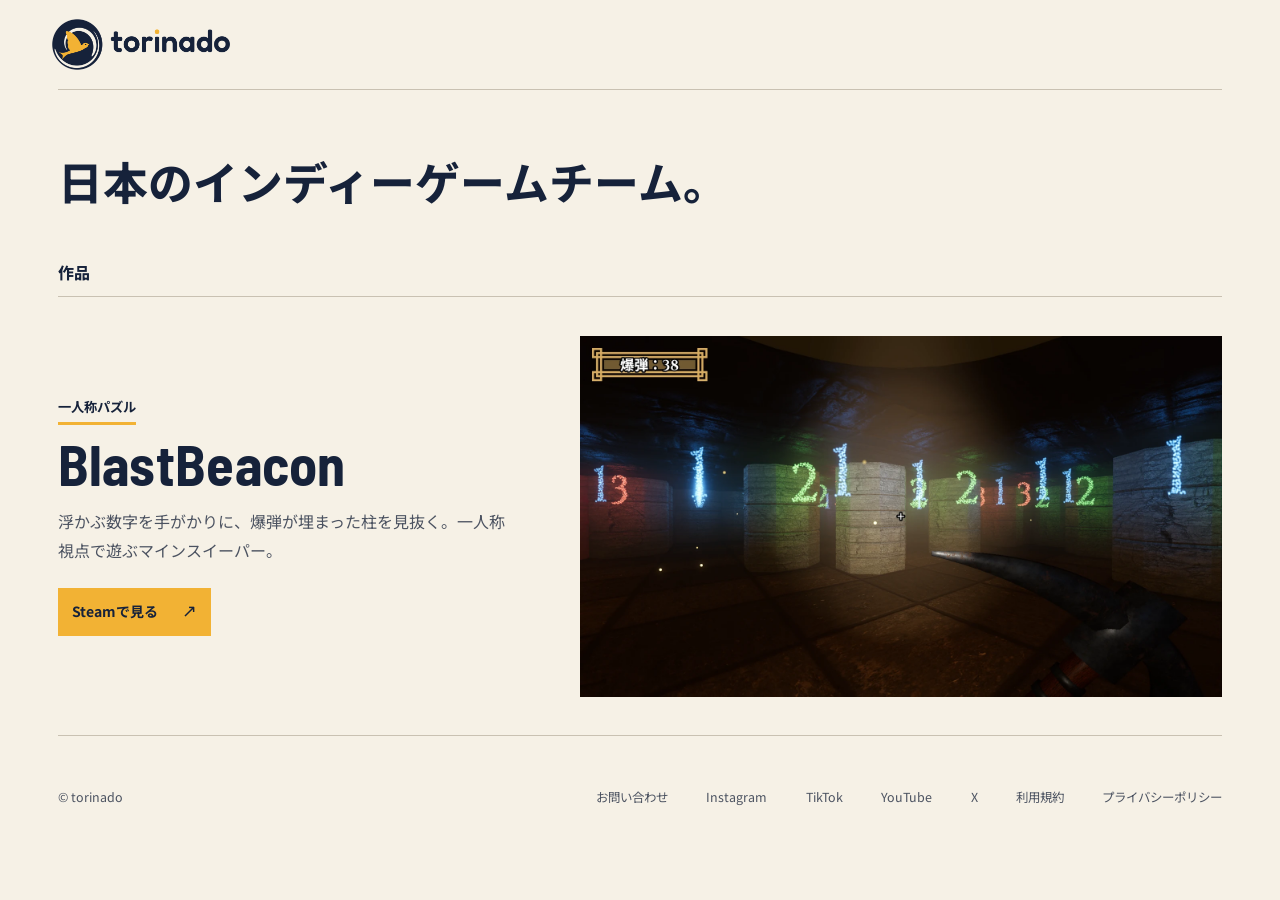
<file: index.html>
<!doctype html>
<html lang="ja">
<head>
  <meta charset="utf-8">
  <meta name="viewport" content="width=device-width, initial-scale=1">
  <meta name="description" content="日本のインディーゲームチーム torinado の作品一覧。">
  <title>作品一覧 | torinado</title>
  <link rel="icon" type="image/png" href="assets/icon.png">
  <link rel="stylesheet" href="assets/site.css">
  <link rel="stylesheet" href="assets/typography.css">
</head>
<body>
  <header class="masthead frame">
    <a class="brand" href="./index.html"><img src="assets/torinado.png" width="782" height="250" alt="torinado ホーム"></a>
  </header>

  <main class="frame">
    <h1 class="studio-intro"><span>日本のインディー</span><wbr><span>ゲームチーム。</span></h1>
    <section aria-labelledby="works">
      <h2 class="section-heading" id="works">作品</h2>

      <article class="game" aria-labelledby="blastbeacon">
        <div class="game-art">
          <img src="blastbeacon/cover.webp" width="1600" height="900" alt="石造りの地下室に、青や緑の数字が浮かぶゲーム画面">
        </div>
        <div class="game-copy">
          <p class="game-type">一人称パズル</p>
          <h3 id="blastbeacon" lang="en">BlastBeacon</h3>
          <p class="game-description">浮かぶ数字を手がかりに、爆弾が埋まった柱を見抜く。一人称視点で遊ぶマインスイーパー。</p>
          <a class="store-link" href="https://store.steampowered.com/app/5450370/BlastBeacon/">Steamで見る <span aria-hidden="true">↗</span></a>
        </div>
      </article>
    </section>
  </main>

  <footer class="site-footer">
    <div class="frame footer-inner">
      <span>© torinado</span>
      <nav aria-label="関連リンク">
        <a href="mailto:torinado.works@gmail.com">お問い合わせ</a>
        <a href="https://www.instagram.com/torinado.works/">Instagram</a>
        <a href="https://www.tiktok.com/@torinado.works">TikTok</a>
        <a href="https://www.youtube.com/@torinado_works">YouTube</a>
        <a href="https://x.com/torinado_works">X</a>
        <a href="terms.html">利用規約</a>
        <a href="privacy.html">プライバシーポリシー</a>
      </nav>
    </div>
  </footer>
</body>
</html>
</file>
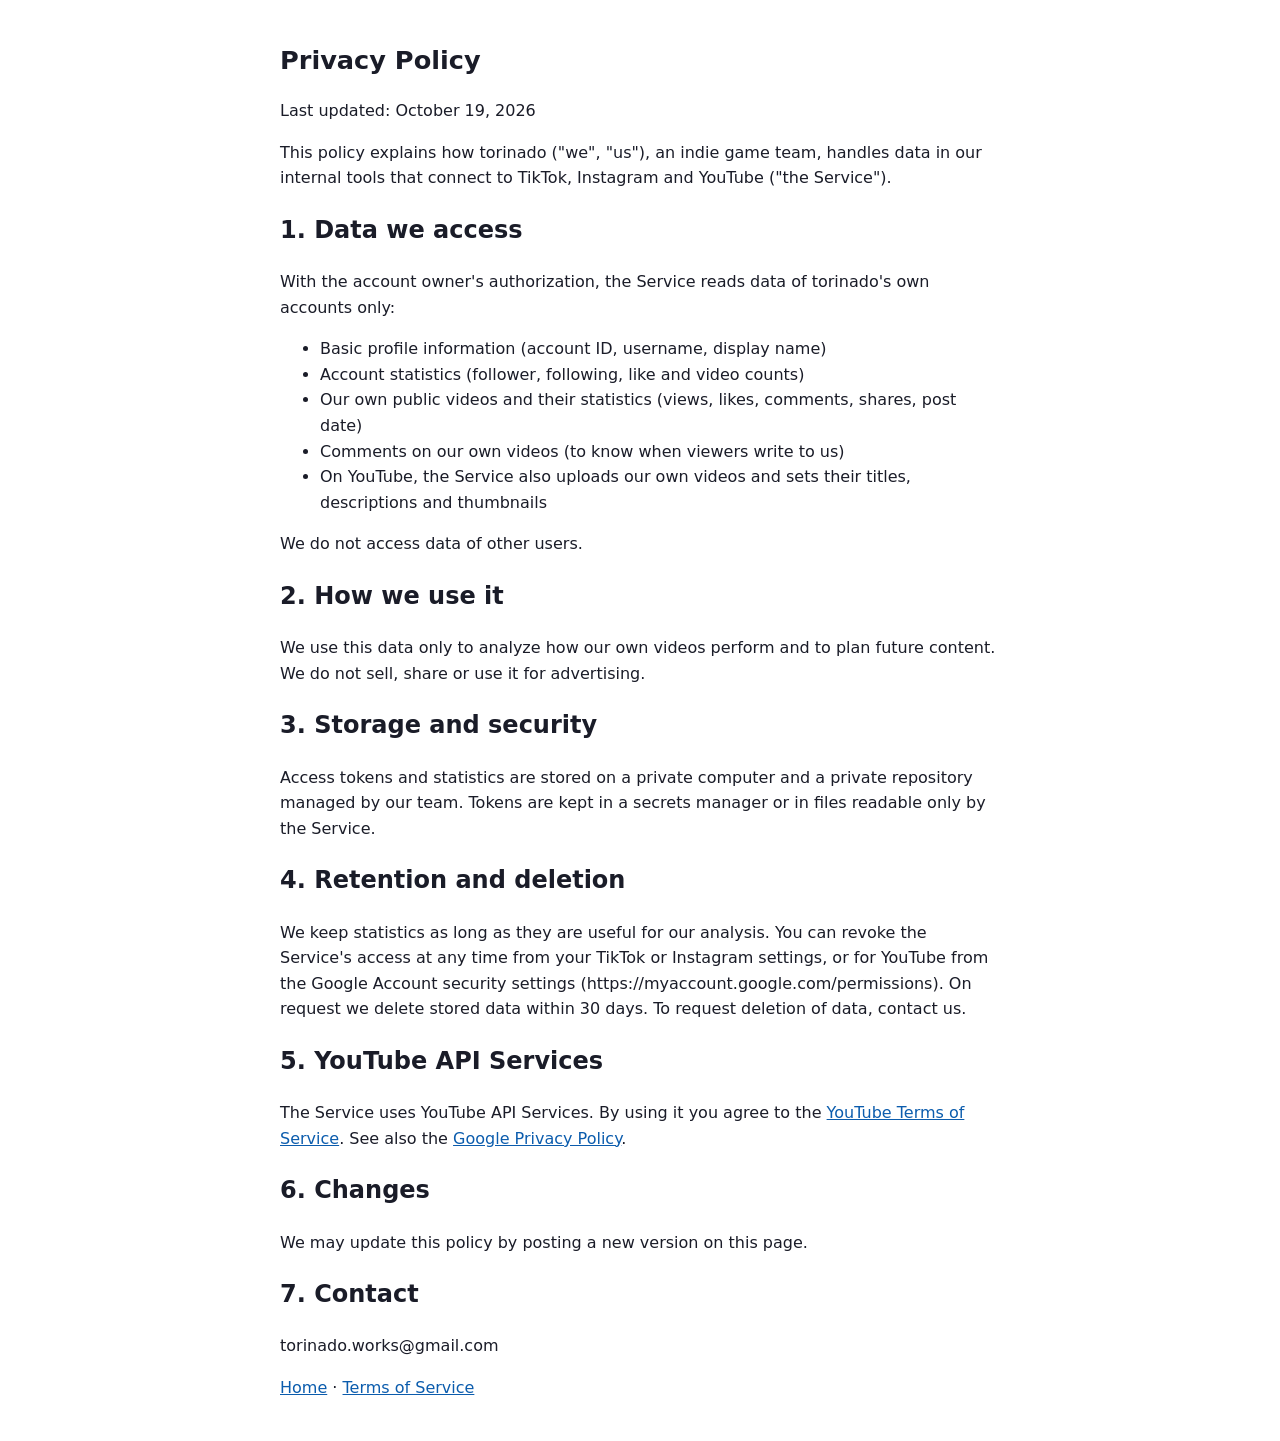
<file: privacy.html>
<!doctype html><html lang="en"><head><meta charset="utf-8"><meta name="viewport" content="width=device-width,initial-scale=1"><title>Privacy Policy - torinado</title><style>body{font-family:system-ui,sans-serif;max-width:720px;margin:40px auto;padding:0 16px;line-height:1.6;color:#1a1c28;background:#fff}h1{font-size:1.6em}a{color:#0b5cad}</style></head><body>
<h1>Privacy Policy</h1>
<p>Last updated: October 19, 2026</p>
<p>This policy explains how torinado ("we", "us"), an indie game team, handles data in our internal tools that connect to TikTok, Instagram and YouTube ("the Service").</p>
<h2>1. Data we access</h2>
<p>With the account owner's authorization, the Service reads data of torinado's own accounts only:</p>
<ul>
<li>Basic profile information (account ID, username, display name)</li>
<li>Account statistics (follower, following, like and video counts)</li>
<li>Our own public videos and their statistics (views, likes, comments, shares, post date)</li>
<li>Comments on our own videos (to know when viewers write to us)</li>
<li>On YouTube, the Service also uploads our own videos and sets their titles, descriptions and thumbnails</li>
</ul>
<p>We do not access data of other users.</p>
<h2>2. How we use it</h2>
<p>We use this data only to analyze how our own videos perform and to plan future content. We do not sell, share or use it for advertising.</p>
<h2>3. Storage and security</h2>
<p>Access tokens and statistics are stored on a private computer and a private repository managed by our team. Tokens are kept in a secrets manager or in files readable only by the Service.</p>
<h2>4. Retention and deletion</h2>
<p>We keep statistics as long as they are useful for our analysis. You can revoke the Service's access at any time from your TikTok or Instagram settings, or for YouTube from the Google Account security settings (https://myaccount.google.com/permissions). On request we delete stored data within 30 days. To request deletion of data, contact us.</p>
<h2>5. YouTube API Services</h2>
<p>The Service uses YouTube API Services. By using it you agree to the <a href="https://www.youtube.com/t/terms">YouTube Terms of Service</a>. See also the <a href="https://policies.google.com/privacy">Google Privacy Policy</a>.</p>
<h2>6. Changes</h2>
<p>We may update this policy by posting a new version on this page.</p>
<h2>7. Contact</h2>
<p>torinado.works@gmail.com</p>
<p><a href="./">Home</a> · <a href="terms.html">Terms of Service</a></p>
</body></html>
</file>
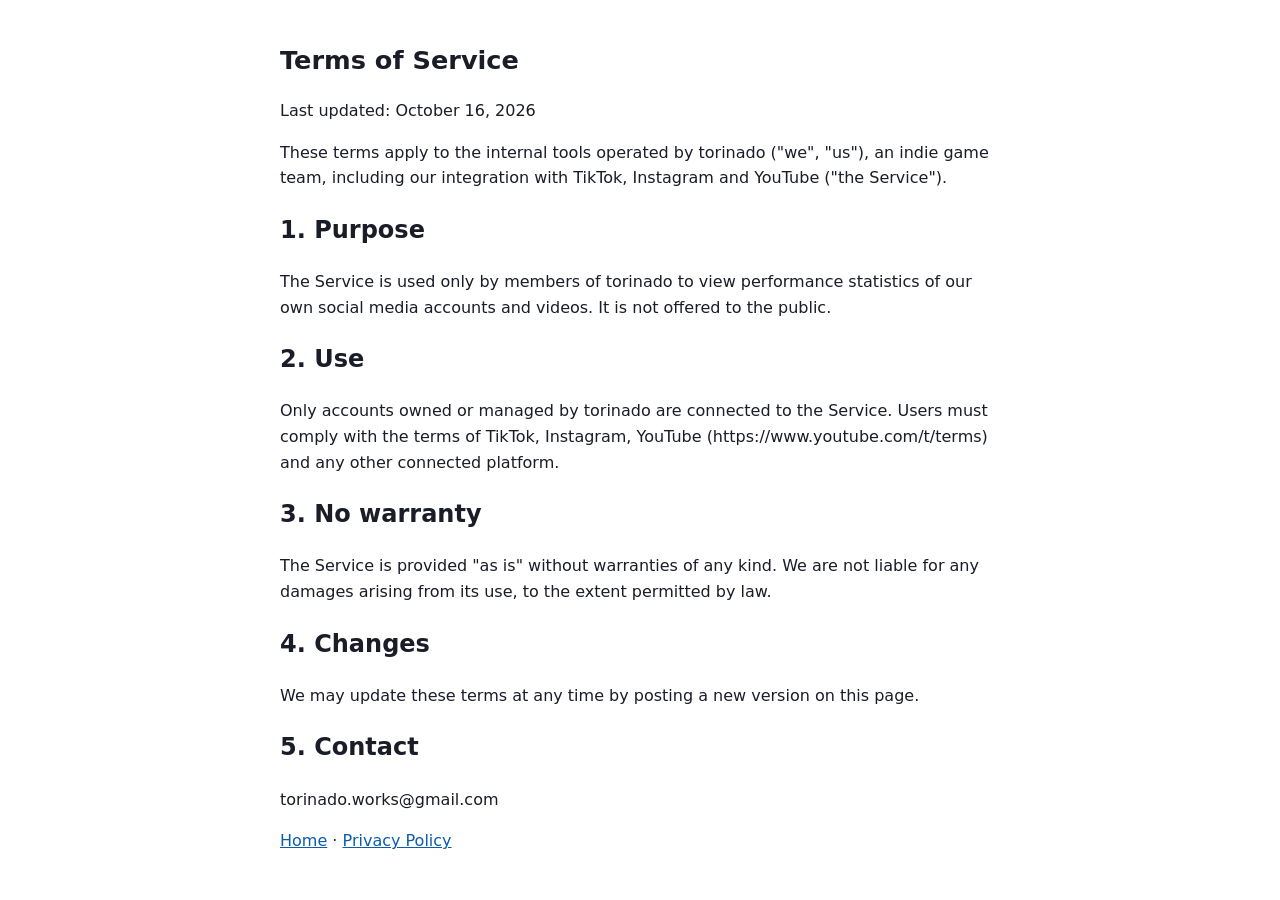
<file: terms.html>
<!doctype html><html lang="en"><head><meta charset="utf-8"><meta name="viewport" content="width=device-width,initial-scale=1"><title>Terms of Service - torinado</title><style>body{font-family:system-ui,sans-serif;max-width:720px;margin:40px auto;padding:0 16px;line-height:1.6;color:#1a1c28;background:#fff}h1{font-size:1.6em}a{color:#0b5cad}</style></head><body>
<h1>Terms of Service</h1>
<p>Last updated: October 16, 2026</p>
<p>These terms apply to the internal tools operated by torinado ("we", "us"), an indie game team, including our integration with TikTok, Instagram and YouTube ("the Service").</p>
<h2>1. Purpose</h2>
<p>The Service is used only by members of torinado to view performance statistics of our own social media accounts and videos. It is not offered to the public.</p>
<h2>2. Use</h2>
<p>Only accounts owned or managed by torinado are connected to the Service. Users must comply with the terms of TikTok, Instagram, YouTube (https://www.youtube.com/t/terms) and any other connected platform.</p>
<h2>3. No warranty</h2>
<p>The Service is provided "as is" without warranties of any kind. We are not liable for any damages arising from its use, to the extent permitted by law.</p>
<h2>4. Changes</h2>
<p>We may update these terms at any time by posting a new version on this page.</p>
<h2>5. Contact</h2>
<p>torinado.works@gmail.com</p>
<p><a href="./">Home</a> · <a href="privacy.html">Privacy Policy</a></p>
</body></html>
</file>
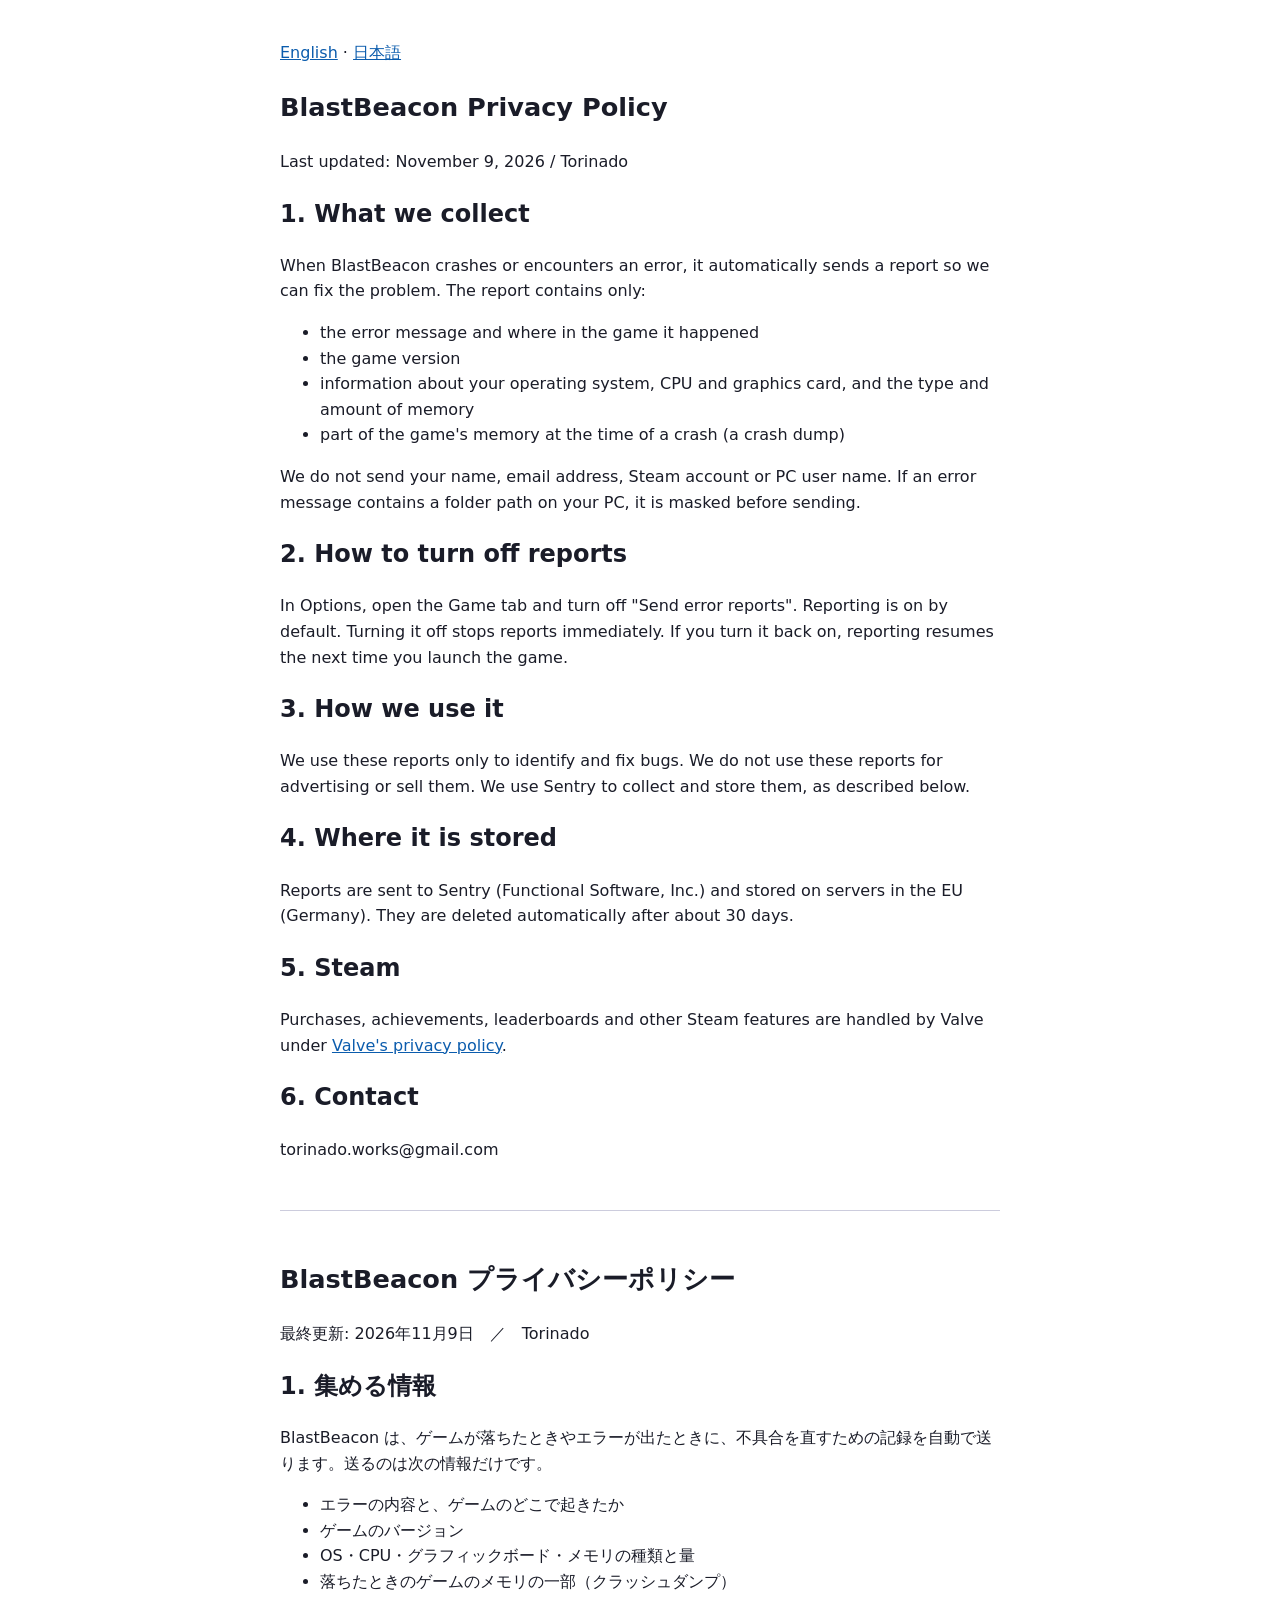
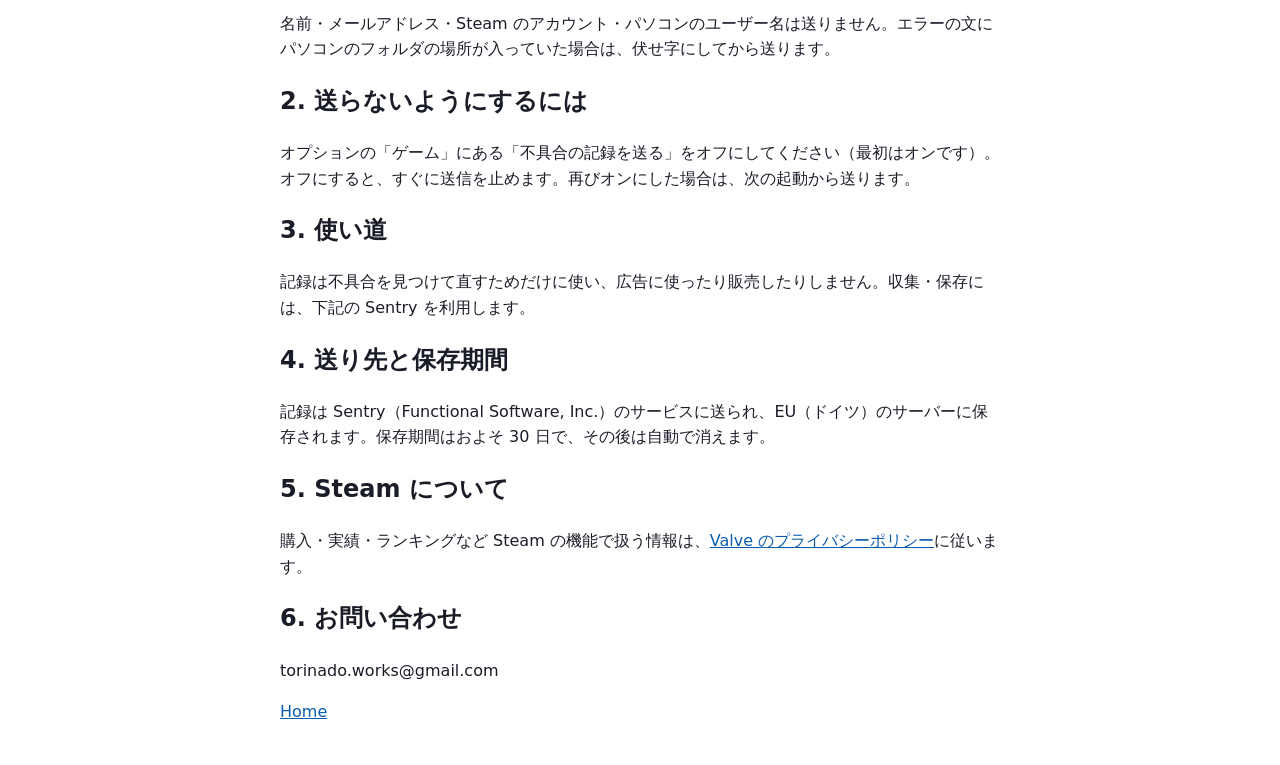
<file: blastbeacon/privacy.html>
<!doctype html><html lang="en"><head><meta charset="utf-8"><meta name="viewport" content="width=device-width,initial-scale=1"><title>BlastBeacon Privacy Policy - torinado</title><style>body{font-family:system-ui,sans-serif;max-width:720px;margin:40px auto;padding:0 16px;line-height:1.6;color:#1a1c28;background:#fff}h1{font-size:1.6em}a{color:#0b5cad}hr{margin:48px 0;border:0;border-top:1px solid #ccd}</style></head><body>
<p><a href="#en">English</a> · <a href="#ja">日本語</a></p>

<section id="en" lang="en">
<h1>BlastBeacon Privacy Policy</h1>
<p>Last updated: November 9, 2026 / Torinado</p>
<h2>1. What we collect</h2>
<p>When BlastBeacon crashes or encounters an error, it automatically sends a report so we can fix the problem. The report contains only:</p>
<ul>
<li>the error message and where in the game it happened</li>
<li>the game version</li>
<li>information about your operating system, CPU and graphics card, and the type and amount of memory</li>
<li>part of the game's memory at the time of a crash (a crash dump)</li>
</ul>
<p>We do not send your name, email address, Steam account or PC user name. If an error message contains a folder path on your PC, it is masked before sending.</p>
<h2>2. How to turn off reports</h2>
<p>In Options, open the Game tab and turn off &quot;Send error reports&quot;. Reporting is on by default. Turning it off stops reports immediately. If you turn it back on, reporting resumes the next time you launch the game.</p>
<h2>3. How we use it</h2>
<p>We use these reports only to identify and fix bugs. We do not use these reports for advertising or sell them. We use Sentry to collect and store them, as described below.</p>
<h2>4. Where it is stored</h2>
<p>Reports are sent to Sentry (Functional Software, Inc.) and stored on servers in the EU (Germany). They are deleted automatically after about 30 days.</p>
<h2>5. Steam</h2>
<p>Purchases, achievements, leaderboards and other Steam features are handled by Valve under <a href="https://store.steampowered.com/privacy_agreement/">Valve's privacy policy</a>.</p>
<h2>6. Contact</h2>
<p>torinado.works@gmail.com</p>
</section>

<hr>

<section id="ja" lang="ja">
<h1>BlastBeacon プライバシーポリシー</h1>
<p>最終更新: 2026年11月9日　／　Torinado</p>
<h2>1. 集める情報</h2>
<p>BlastBeacon は、ゲームが落ちたときやエラーが出たときに、不具合を直すための記録を自動で送ります。送るのは次の情報だけです。</p>
<ul>
<li>エラーの内容と、ゲームのどこで起きたか</li>
<li>ゲームのバージョン</li>
<li>OS・CPU・グラフィックボード・メモリの種類と量</li>
<li>落ちたときのゲームのメモリの一部（クラッシュダンプ）</li>
</ul>
<p>名前・メールアドレス・Steam のアカウント・パソコンのユーザー名は送りません。エラーの文にパソコンのフォルダの場所が入っていた場合は、伏せ字にしてから送ります。</p>
<h2>2. 送らないようにするには</h2>
<p>オプションの「ゲーム」にある「不具合の記録を送る」をオフにしてください（最初はオンです）。オフにすると、すぐに送信を止めます。再びオンにした場合は、次の起動から送ります。</p>
<h2>3. 使い道</h2>
<p>記録は不具合を見つけて直すためだけに使い、広告に使ったり販売したりしません。収集・保存には、下記の Sentry を利用します。</p>
<h2>4. 送り先と保存期間</h2>
<p>記録は Sentry（Functional Software, Inc.）のサービスに送られ、EU（ドイツ）のサーバーに保存されます。保存期間はおよそ 30 日で、その後は自動で消えます。</p>
<h2>5. Steam について</h2>
<p>購入・実績・ランキングなど Steam の機能で扱う情報は、<a href="https://store.steampowered.com/privacy_agreement/japanese/">Valve のプライバシーポリシー</a>に従います。</p>
<h2>6. お問い合わせ</h2>
<p>torinado.works@gmail.com</p>
</section>

<p><a href="../">Home</a></p>
</body></html>
</file>
<file: assets/site.css>
:root {
  color-scheme: light;
  --cream: #f6f1e6;
  --navy: #16223a;
  --gold: #f2b234;
  --muted: #4c5361;
  --line: #c9c1b2;
}

* { box-sizing: border-box; }

body {
  margin: 0;
  background: var(--cream);
  color: var(--navy);
  font: 1rem/1.7 "BIZ UDPGothic", system-ui, sans-serif;
}

a { color: inherit; text-underline-offset: .24em; }
a:focus-visible { outline: 2px solid var(--navy); outline-offset: 5px; }
p, h1, h2, h3 { margin: 0; }

.frame {
  width: min(1220px, calc(100% - clamp(36px, 9vw, 144px)));
  margin-inline: auto;
}

.masthead,
.footer-inner {
  display: flex;
  align-items: center;
  justify-content: space-between;
  gap: 1rem;
}

.masthead {
  min-height: 90px;
  border-bottom: 1px solid var(--line);
}

.brand { display: inline-flex; flex-shrink: 0; margin-inline-start: -.7rem; }
.brand img { display: block; width: clamp(136px, 16vw, 196px); height: auto; }
.site-footer nav { display: flex; flex-wrap: wrap; gap: .35rem clamp(.8rem, 3vw, 2.5rem); }
.site-footer a:hover { text-decoration: underline; }

.studio-intro {
  padding-block: clamp(1.8rem, 5vw, 3.9rem) clamp(1.45rem, 4vw, 3rem);
  font-size: clamp(1.6rem, 3.5vw, 3.25rem);
  font-weight: 800;
  line-height: 1.3;
  letter-spacing: -.02em;
}

.section-heading { padding-bottom: .65rem; font-size: 1rem; font-weight: 800; }

.game {
  display: grid;
  grid-template-columns: minmax(0, 5fr) minmax(0, 7fr);
  grid-template-areas: "copy art";
  align-items: center;
  gap: clamp(2rem, 5vw, 5rem);
  border-block: 1px solid var(--line);
  padding-block: clamp(1rem, 3vw, 2.75rem);
}

.game + .game { border-top: 0; }
.game-copy { grid-area: copy; }
.game-art { grid-area: art; background: var(--navy); }

.game-art img {
  display: block;
  width: 100%;
  height: auto;
  aspect-ratio: 16 / 9;
  object-fit: cover;
}

.game-type {
  width: fit-content;
  font-size: .83rem;
  font-weight: 750;
  border-bottom: 3px solid var(--gold);
  padding-bottom: .22rem;
}

.game h3 {
  margin-block: .62rem .85rem;
  font: 800 clamp(2.1rem, 4.4vw, 4.55rem)/1.03 system-ui, sans-serif;
  letter-spacing: -.075em;
  overflow-wrap: anywhere;
}

.game-description { color: var(--muted); line-height: 1.85; max-width: 28em; }

.store-link {
  display: inline-flex;
  align-items: center;
  justify-content: space-between;
  gap: 1.5rem;
  min-height: 48px;
  padding: .55rem .9rem;
  margin-top: 1.4rem;
  background: var(--gold);
  color: var(--navy);
  font-size: .875rem;
  font-weight: 750;
  text-decoration: none;
}

.store-link span { font: 1.1rem/1 system-ui, sans-serif; }
.store-link:hover { background: #ffc755; }

.site-footer { margin-top: clamp(1.5rem, 4vw, 3.5rem); }
.footer-inner { padding-bottom: 2rem; color: var(--muted); font-size: .78rem; flex-wrap: wrap; }
.site-footer a { text-decoration: none; }

@media (max-width: 800px) {
  .masthead { min-height: 70px; }
  .game {
    grid-template-columns: minmax(0, 1fr);
    grid-template-areas: "art" "copy";
    gap: 1.1rem;
  }
  .game h3 { font-size: clamp(2.15rem, 10vw, 3.8rem); }
  .store-link { width: 100%; }
}
</file>
<file: assets/typography.css>
@font-face { font-family: "Noto Sans JP"; src: url("fonts/noto.ttf"); font-weight: 100 900; font-display: swap; }
@font-face { font-family: "Barlow Semi Condensed"; src: url("fonts/barlow.ttf"); font-weight: 700; font-display: swap; }

body { font-family: "Noto Sans JP", sans-serif; }
.studio-intro, .section-heading { font-weight: 750; }
.studio-intro { letter-spacing: 0; text-wrap: balance; }
.studio-intro span { display: inline-block; }
.game h3 {
  font-family: "Barlow Semi Condensed", sans-serif;
  font-weight: 700;
  letter-spacing: .005em;
}
.game-type, .store-link { font-weight: 700; }
</file>
